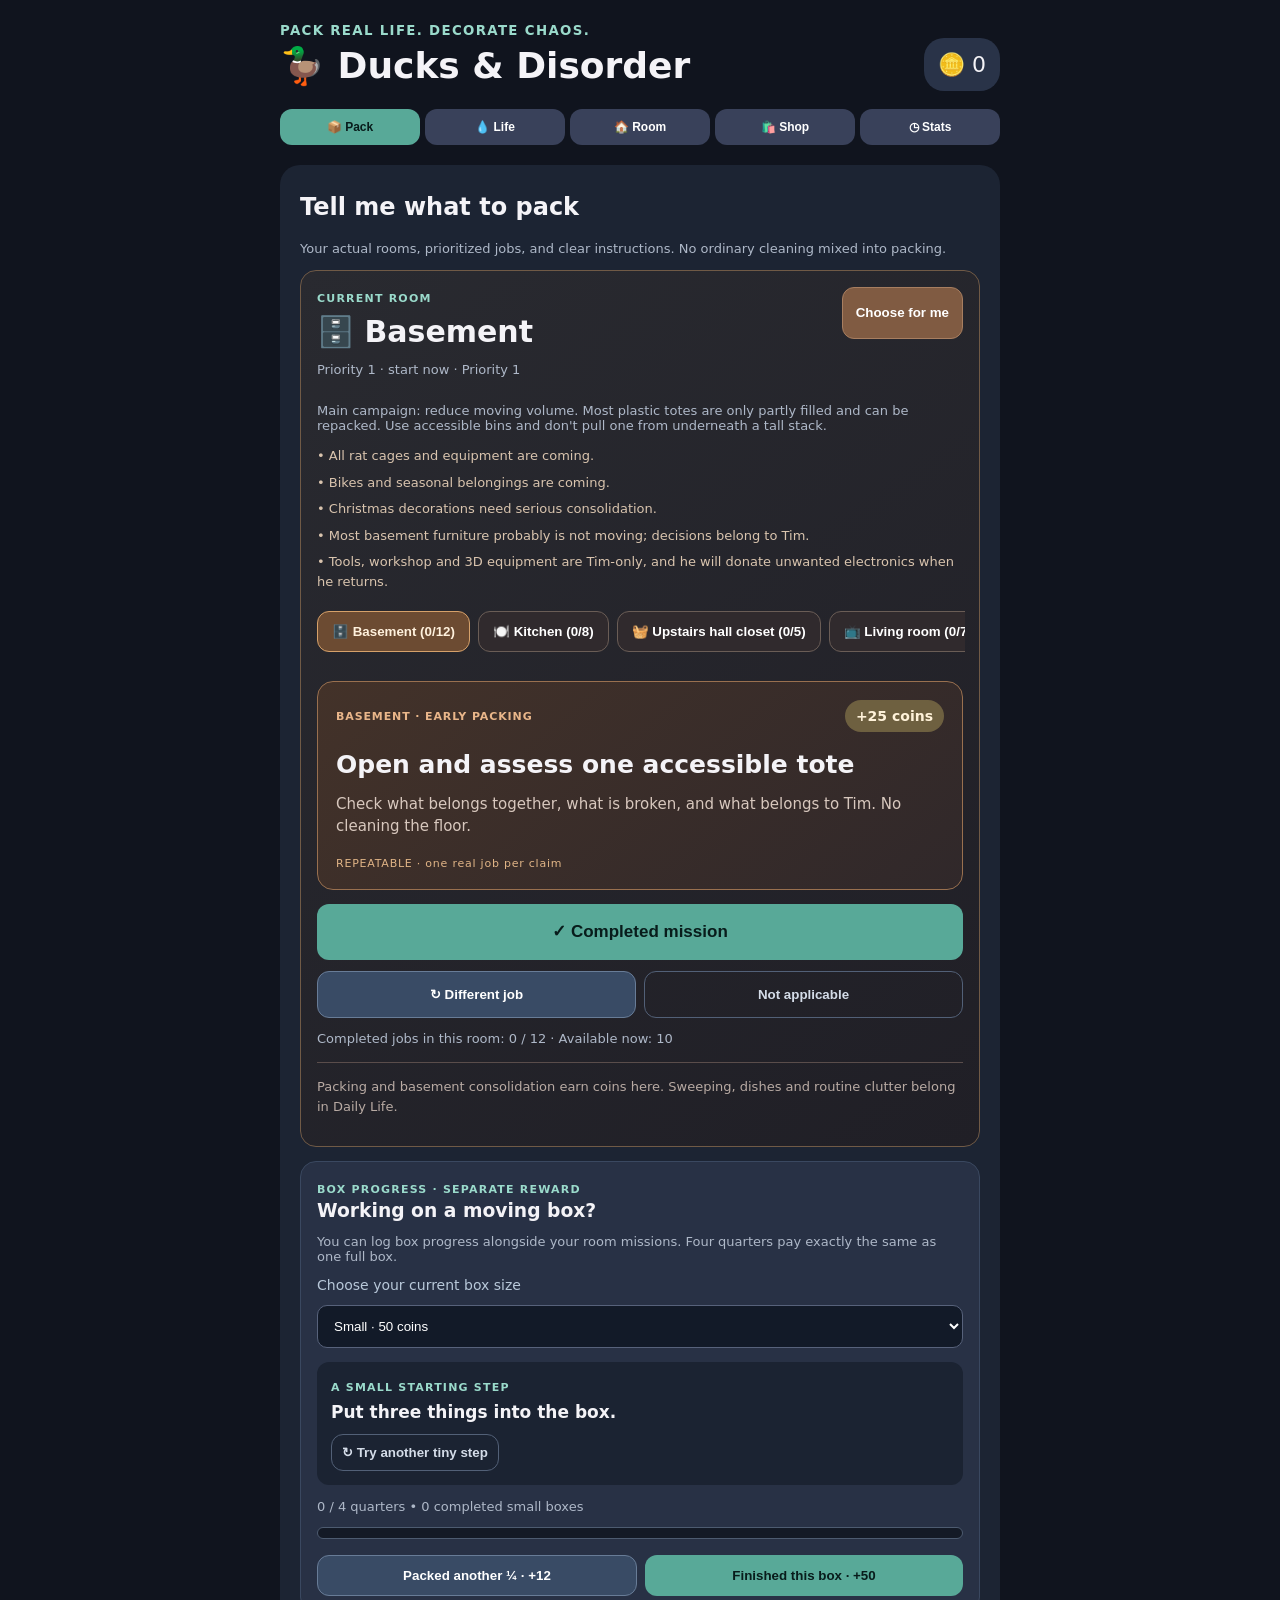
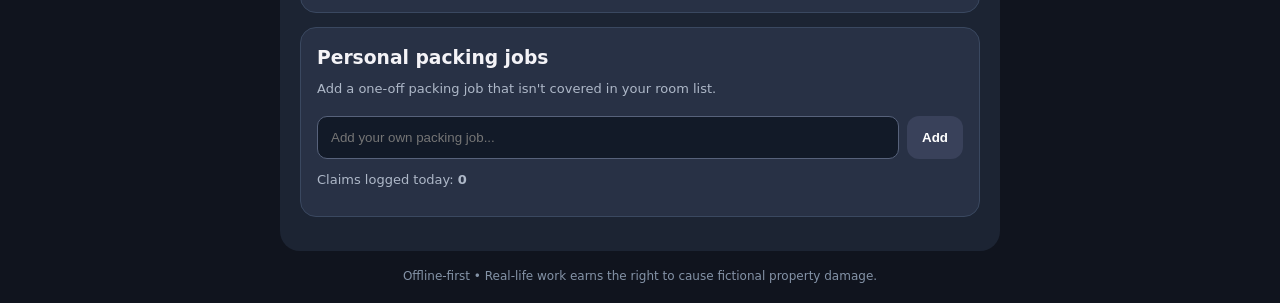
<file: index.html>
<!doctype html>
<html lang="en">
<head>
<meta charset="utf-8">
<meta name="viewport" content="width=device-width,initial-scale=1,viewport-fit=cover">
<meta name="theme-color" content="#141824">
<title>Ducks &amp; Disorder</title>
<link rel="stylesheet" href="styles.css">
</head>
<body>
<main>
  <header>
    <div><small>PACK REAL LIFE. DECORATE CHAOS.</small><h1>🦆 Ducks &amp; Disorder</h1></div>
    <div class="wallet" aria-label="Coin balance">🪙 <span id="coins">0</span></div>
  </header>
  <nav aria-label="Game sections">
    <button data-tab="tasks" class="active">📦 Pack</button>
    <button data-tab="life">💧 Life</button>
    <button data-tab="rooms">🏠 Room</button>
    <button data-tab="shop">🛍️ Shop</button>
    <button data-tab="progress">◷ Stats</button>
  </nav>

  <section id="tasks" class="panel">
    <h2>Tell me what to pack</h2>
    <p class="muted">Your actual rooms, prioritized jobs, and clear instructions. No ordinary cleaning mixed into packing.</p>
    <div class="card mission-card">
      <div class="house-card-top">
        <div>
          <span class="eyebrow">CURRENT ROOM</span>
          <h3 id="houseRoomTitle">🗄️ Basement</h3>
          <p id="houseRoomStatus" class="muted">Priority 1 · start now</p>
        </div>
        <button id="chooseRoomBtn" class="choose-for-me">Choose for me</button>
      </div>
      <p id="houseRoomDetail" class="muted"></p>
      <div id="houseNotes" class="house-notes"></div>
      <div class="house-picker" id="housePicker" role="group" aria-label="Choose a packing room"></div>
      <div class="house-mission">
        <div class="mission-top"><span id="missionRoom" class="eyebrow"></span><span id="missionReward" class="mission-pay"></span></div>
        <h3 id="missionName">Open and assess one accessible tote</h3>
        <p id="missionDetail" class="muted"></p>
        <span id="missionFlag" class="mission-flag"></span>
      </div>
      <button id="houseDoneButton" class="primary wide">✓ Completed mission</button>
      <div class="two-actions">
        <button id="houseSkipBtn" class="outline">↻ Different job</button>
        <button id="houseDismissBtn" class="quiet">Not applicable</button>
      </div>
      <p id="houseMissionNote" class="muted"></p>
      <button id="restoreHiddenBtn" class="quiet small" hidden>Restore hidden jobs in this room</button>
      <p class="packing-boundary">Packing and basement consolidation earn coins here. Sweeping, dishes and routine clutter belong in Daily Life.</p>
    </div>

    <div class="card">
      <span class="eyebrow">BOX PROGRESS · SEPARATE REWARD</span>
      <h3>Working on a moving box?</h3>
      <p class="muted">You can log box progress alongside your room missions. Four quarters pay exactly the same as one full box.</p>
      <label for="boxSize" class="field-label">Choose your current box size</label>
      <div class="box-controls">
        <select id="boxSize" aria-label="Box size">
          <option value="small">Small · 50 coins</option>
          <option value="medium">Medium · 100 coins</option>
          <option value="large">Large · 175 coins</option>
        </select>
      </div>
      <div class="prompt">
        <span class="eyebrow">A SMALL STARTING STEP</span>
        <strong id="packingPrompt">Put three things into the box.</strong>
        <button id="anotherPrompt" class="quiet">↻ Try another tiny step</button>
      </div>
      <div class="packing-progress">
        <p id="boxProgress" class="muted">0 / 4 quarters</p>
        <div class="track"><div id="boxProgressFill" class="fill"></div></div>
      </div>
      <div class="stack">
        <button id="quarterBox" class="outline">Packed another ¼</button>
        <button id="fullBox" class="primary">Finished this box</button>
      </div>
    </div>
    <div class="card secondary-card">
      <h3>Personal packing jobs</h3>
      <p class="muted">Add a one-off packing job that isn't covered in your room list.</p>
      <div id="taskList"></div>
      <form id="customTask">
        <input id="taskName" maxlength="70" placeholder="Add your own packing job..." required aria-label="New packing task">
        <button type="submit">Add</button>
      </form>
      <p class="muted">Claims logged today: <strong id="done">0</strong></p>
    </div>
  </section>

  <section id="life" class="panel hidden">
    <h2>Daily life still happens</h2>
    <p class="muted">Water, food and chores earn coins too. Daily and weekly limits reset automatically. No streak punishment.</p>
    <div id="lifeList"></div>
    <div class="card">
      <h3>Gentle phone reminders</h3>
      <p id="reminderStatus" class="muted">Reminders are off.</p>
      <button id="reminderBtn" class="outline">Turn on gentle reminders</button>
      <p class="muted">Optional, approximate times. Android may delay alerts to save battery.</p>
    </div>
  </section>

  <section id="rooms" class="panel hidden">
    <h2 id="decorRoomHeading">Axel's Office · F-011</h2>
    <div class="decor-room-dropdown">
      <label for="decorRoomSelect">Explore Axel's rooms</label>
      <select id="decorRoomSelect" aria-label="Choose a room to decorate"></select>
    </div>
    <p id="roomCount" class="muted">0 collectibles owned</p>
    <p id="roomIntro" class="muted room-hint">Choose a room to see Mira’s latest purchases. Each room keeps its own hidden decoration spots.</p>
    <div class="office-view-heading"><strong id="officeViewTitle">Desk side</strong><span id="officeViewCount" class="muted">1 of 2 views</span></div>
    <div id="closeupToolbar" class="closeup-toolbar" hidden>
      <span>🔎 Inspecting room</span>
      <button id="closeupExitTop" type="button">✕ Exit close-up</button>
    </div>
    <button id="closeupExitFixed" class="closeup-exit-fixed" type="button" hidden aria-label="Exit enlarged room view">✕ Exit close-up</button>
    <div id="roomViewport" class="room-viewport" tabindex="0" aria-label="Office photo. Swipe left or right or use arrow keys to change views.">
      <div id="room" class="room">
        <img id="officePhoto" class="office-photo" src="axel-office.webp" alt="Axel's actual office: dark wooden walls, executive desk, two monitors, framed portraits, chairs and shelves" draggable="false">
        <div id="placements" class="room-props" aria-label="Items placed in Axel's office"></div>
      </div>
    </div>
    <div class="office-view-nav" aria-label="Office photo views">
      <button id="officePrevView" class="office-view-arrow" type="button" aria-label="Previous office view">‹</button>
      <div id="officeViewDots" class="office-view-dots" role="group" aria-label="Choose office view"></div>
      <button id="officeNextView" class="office-view-arrow" type="button" aria-label="Next office view">›</button>
      <button id="roomZoomBtn" class="office-zoom" type="button" aria-pressed="false">🔎 Look closer</button>
    </div>
    <div id="officePanTools" class="office-pan-tools" hidden>
      <span class="office-pan-help">Drag the image to look around, or use the arrows:</span>
      <div class="office-pan-buttons" role="group" aria-label="Pan enlarged office photo">
        <button id="officePanLeft" type="button" aria-label="Move enlarged photo left">←</button>
        <button id="officePanUp" type="button" aria-label="Move enlarged photo up">↑</button>
        <button id="officePanDown" type="button" aria-label="Move enlarged photo down">↓</button>
        <button id="officePanRight" type="button" aria-label="Move enlarged photo right">→</button>
      </div>
    </div>
    <p id="roomReveal" class="room-reveal" hidden role="status" aria-live="polite"></p>
    <div id="axelReaction" class="axel-reaction" hidden role="status" aria-live="polite">
      <div class="axel-reaction-header">
        <span class="axel-reaction-author">AXEL</span>
        <span class="axel-reaction-subject" id="axelReactionSubject"></span>
      </div>
      <p class="axel-reaction-text" id="axelReactionText"></p>
    </div>
    <p class="muted">Every purchase lands in a secret spot. The room remembers the placement, and Axel remembers the intrusion.</p>
  </section>

  <section id="shop" class="panel hidden">
    <h2>Questionable decisions shop</h2>
    <div class="decor-room-dropdown">
      <label for="shopRoomSelect">Shop for a room</label>
      <select id="shopRoomSelect" aria-label="Choose a room's collectibles"></select>
    </div>
    <p class="muted">Every purchase is permanent. Prices reflect detail, rarity and how much it will annoy Axel.</p>
    <p id="wishlist" class="wishlist" aria-live="polite">☆ Pick an item to save up for.</p>
    <div id="catalog"></div>
  </section>

  <section id="progress" class="panel hidden">
    <h2>Your actual progress</h2>
    <div class="card"><h3>Moving timeline</h3><p class="muted">Early packing is the default. Unlock later tasks only when you are ready, keeping the family’s everyday essentials available.</p><div class="phase-picker" id="phasePicker"></div><p class="muted" id="phaseNote"></p><div class="stats" style="margin-top:12px"><div class="stat"><strong id="roomMissionsDone">0</strong><span>Unique packing jobs tried</span></div><div class="stat"><strong id="freedBins">0</strong><span>Empty totes freed</span></div></div></div>
    <p class="muted">Every little bit counts. Miss a day? Nothing gets taken away.</p>
    <div class="stats">
      <div class="stat"><strong id="statBoxes">0</strong><span>Boxes packed</span></div>
      <div class="stat"><strong id="statToday">0</strong><span>Boxes today</span></div>
      <div class="stat"><strong id="statEarned">0</strong><span>Total coins earned</span></div>
      <div class="stat"><strong id="statCollected">0</strong><span>Collected items</span></div>
    </div>
    <div class="card">
      <h3>Box totals</h3>
      <p id="boxTotals" class="muted">Small: 0 • Medium: 0 • Large: 0</p>
    </div>
    <div class="card">
      <h3>Recent wins</h3>
      <div id="recent"></div>
    </div>
    <div class="card">
      <h3>Keep your progress safe</h3>
      <p class="muted">Your coins and purchases are stored on this phone. Export a backup before uninstalling or clearing app data.</p>
      <button id="backupBtn" class="outline">Share / copy backup</button>
      <textarea id="backupText" hidden readonly aria-label="Backup text"></textarea>
      <button id="restoreToggle" class="quiet">Restore a backup</button>
      <div id="restorePanel" hidden>
        <textarea id="restoreInput" placeholder="Paste your saved backup code here" aria-label="Backup code"></textarea>
        <button id="restoreBtn">Restore saved progress</button>
      </div>
    </div>
  </section>

  <footer>Offline-first • Real-life work earns the right to cause fictional property damage.</footer>
</main>
<div id="toast" class="toast" hidden role="status" aria-live="polite"></div>
<script src="data.js"></script>
<script src="kitchen-data.js"></script>
<script src="dining-data.js"></script>
<script src="packing-rooms.js"></script>
<script src="room-layout.js"></script>
<script src="office-placement.js"></script>
<script src="kitchen-placement.js"></script>
<script src="dining-placement.js"></script>
<script src="axel-reactions.js"></script>
<script src="app.js"></script>
</body>
</html>
</file>
<file: styles.css>
:root{font-family:system-ui,-apple-system,sans-serif;color:#f4f3f7;background:#10141e}*{box-sizing:border-box}body{margin:0}main{max-width:760px;margin:auto;padding:20px}header{display:flex;justify-content:space-between;align-items:center;gap:12px}small{color:#9adacb;font-weight:800;letter-spacing:.1em}h1{font-size:clamp(24px,6vw,36px);margin:6px 0 22px}h2{margin-top:8px}.wallet{background:#293348;border-radius:20px;padding:14px;font-size:22px;white-space:nowrap}nav{display:flex;gap:8px;margin-bottom:20px}button{border:0;border-radius:12px;padding:12px 15px;background:#39415a;color:white;font-weight:700;cursor:pointer}nav button{flex:1}button.active,button.primary{background:#58a998;color:#081c1b}button:disabled{opacity:.45;cursor:default}.panel{background:#1c2433;padding:20px;border-radius:20px;min-height:330px}.hidden{display:none}.item{display:flex;align-items:center;justify-content:space-between;gap:12px;background:#293247;border-radius:13px;padding:13px;margin:10px 0}.item strong{display:block}.item small{display:block;margin-top:5px;color:#b3c3d4;letter-spacing:normal}.item button{flex-shrink:0}input{min-width:0;flex:1;border:1px solid #57627b;background:#121a28;color:white;border-radius:10px;padding:13px}form{display:flex;gap:8px;margin-top:20px}.muted{color:#aeb8c8;font-size:13px}.room{aspect-ratio:16/9;background:linear-gradient(#5b626b 0 67%,#292b35 67%);border:2px solid #495269;border-radius:10px;position:relative;overflow:hidden;background-size:cover;background-position:center}.room-label{position:absolute;top:12px;left:12px;font-size:12px;opacity:.8}.desk{position:absolute;left:25%;top:55%;width:50%;height:20%;background:#171a21;border-radius:8px;box-shadow:0 14px 0 #777d88}#placements{position:absolute;inset:0}.prop{position:absolute;transform:translate(-50%,-100%);font-size:clamp(22px,4vw,45px);filter:drop-shadow(2px 4px 3px #0009)}footer{text-align:center;color:#8493a7;font-size:12px;margin-top:18px}@media(max-width:460px){main{padding:12px}.panel{padding:13px}.item{padding:10px}.item button{padding:10px}}
.box-controls{display:flex;gap:8px;flex-wrap:wrap;margin:12px 0}.box-controls select{flex:1;min-width:130px;background:#121a28;color:#fff;border:1px solid #57627b;border-radius:10px;padding:12px}.box-controls button{flex:1;min-width:105px}

.shop-actions{display:flex;gap:6px;flex-wrap:wrap;justify-content:flex-end}.shop-actions button{padding:10px}.wishlist{padding:12px;border:1px solid #58667a;border-radius:12px;color:#f5e2a4;background:#273246}

/* Daily life and progress, mobile-first */
[hidden]{display:none!important}
nav{gap:5px;overflow-x:auto;scrollbar-width:none}
nav button{min-width:0;padding:11px 4px;font-size:12px;white-space:nowrap}
.card{padding:16px;background:#283145;border:1px solid #3a4860;border-radius:16px;margin:14px 0}
.card h3{margin:3px 0 12px}
.field-label{display:block;font-size:14px;color:#b8c8d9;margin:8px 0}
.eyebrow{font-size:11px;letter-spacing:.11em;color:#9adacb;font-weight:800}
.prompt{background:#1b2332;border-radius:12px;padding:14px;margin:14px 0}
.prompt strong{display:block;font-size:17px;margin:7px 0 12px}
button.quiet{background:transparent;border:1px solid #526077;color:#d4dce8;padding:10px}
button.outline{background:#394b65;color:white;border:1px solid #687c97}
button.primary{background:#58a998;color:#081c1b}
.track{height:12px;background:#141a26;border:1px solid #4d5b70;border-radius:20px;overflow:hidden;margin:6px 0 16px}
.fill{height:100%;width:0;background:#7fcdbd;transition:width .2s ease}
.stack{display:flex;gap:8px;flex-wrap:wrap}
.stack button{flex:1;min-width:165px}
.life-copy{min-width:0}
.life-copy .muted{display:block;margin-top:5px}
.routine-done{opacity:.68}
.routine-done button{background:#435267}
.stats{display:grid;grid-template-columns:repeat(2,minmax(0,1fr));gap:10px}
.stat{padding:15px;background:#283145;border-radius:14px;text-align:center}
.stat strong{font-size:24px;display:block;color:#a0e2d6}
.stat span{font-size:12px;color:#c3cbd7}
.recent-row{display:flex;justify-content:space-between;gap:10px;padding:10px 0;border-bottom:1px solid #3c4860}
.recent-row strong{color:#a0e2d6;white-space:nowrap}
textarea{display:block;width:100%;min-height:120px;background:#121a28;color:white;border:1px solid #57627b;border-radius:10px;padding:12px;margin:12px 0;overflow-wrap:anywhere}
#restorePanel{margin-top:10px}
#backupBtn,#restoreToggle,#reminderBtn{margin:6px 6px 6px 0}
.toast{position:fixed;bottom:20px;left:50%;transform:translateX(-50%);width:min(92vw,460px);padding:14px 18px;border:1px solid #80c9b8;border-radius:14px;background:#253e3a;color:white;text-align:center;z-index:15;box-shadow:0 4px 20px #0008}
@media(max-width:460px){main{padding:12px}.panel{padding:13px}.item{padding:10px}.item button{padding:10px}header h1{font-size:23px}.wallet{font-size:16px;padding:11px}nav button{font-size:11px;padding:11px 3px}.stack button{min-width:125px}.card{padding:12px}}

/* Real room packing director, ported from user's original house plan. */
.mission-card{background:linear-gradient(145deg,#292a30,#201f26);border-color:#705a46}
.house-card-top{display:flex;align-items:flex-start;justify-content:space-between;gap:12px}
.house-card-top h3{font-size:clamp(22px,4.4vw,30px);margin:8px 0 5px;line-height:1.18}
.choose-for-me{background:#805b42;border:1px solid #a77e60;white-space:nowrap;padding:14px 13px;min-height:52px}
.house-notes{color:#d9c4ae;font-size:13px;line-height:1.5}
.house-note{margin:7px 0}
.house-picker{display:flex;gap:8px;overflow-x:auto;margin:16px -2px;padding:4px 2px 13px;scrollbar-width:thin;scrollbar-color:#8a6856 transparent}
.house-picker button{white-space:nowrap;flex:none;border:1px solid #6a5d56;background:#302a2d;padding:12px 14px}
.house-picker button.selected{background:#6c4b32;border-color:#d6a16a;color:#fff1dd}
.house-mission{background:linear-gradient(140deg,#433229,#30282a);border:1px solid #99704f;padding:18px;border-radius:16px;margin:12px 0 14px}
.house-mission h3{font-size:clamp(19px,5vw,25px);line-height:1.25;margin:17px 0 12px}
.house-mission p{font-size:15px;line-height:1.5;margin:0 0 14px;color:#d8c8be}
.mission-top{display:flex;gap:12px;align-items:center;justify-content:space-between}
.mission-top .eyebrow{color:#e9b68a;letter-spacing:.08em}
.mission-pay{border-radius:30px;white-space:nowrap;background:#6e6040;padding:8px 11px;color:#fff2d9;font-weight:800;font-size:14px}
.mission-flag{font-size:11px;letter-spacing:.07em;color:#e0b486}
.wide{width:100%;min-height:56px;font-size:17px}
.two-actions{display:grid;grid-template-columns:1fr 1fr;gap:8px;margin:11px 0}
.two-actions button{min-width:0;min-height:47px}
.packing-boundary{font-size:13px;color:#b8aaa3;line-height:1.55;padding-top:14px;border-top:1px solid #5a4d4b;margin-top:16px}
.phase-picker{display:flex;flex-wrap:wrap;gap:8px}
.phase-picker button{flex:1;min-width:95px;background:#343c50;border:1px solid #5e6881;padding:10px}
.phase-picker button.selected{background:#6d4e35;color:#fff1e6;border-color:#c18c60}
#restoreHiddenBtn{margin:0 0 6px}
@media(max-width:440px){.choose-for-me{font-size:13px;padding:12px 10px}.house-mission{padding:14px}.house-card-top h3{font-size:23px}.house-picker button{font-size:13px}}

/* Original House Flipper 2 screenshot with secret purchased-item placements. */
.room{background:#14151b;border:2px solid #62546e;box-shadow:0 12px 35px #0007;isolation:isolate}
.office-photo{display:block;position:absolute;inset:0;width:100%;height:100%;object-fit:fill;user-select:none;-webkit-user-drag:none;pointer-events:none}
.room-props{position:absolute;inset:0;pointer-events:none}
.room .prop{pointer-events:auto;display:inline-flex;align-items:center;justify-content:center;position:absolute;line-height:1;transform:translate(-50%,-88%);font-size:clamp(19px,3.5vw,45px);text-shadow:0 2px 3px #000d,0 0 4px #000b;filter:drop-shadow(0 4px 3px #000b);cursor:pointer;touch-action:manipulation;z-index:2}
.room .prop-wall{transform:translate(-50%,-50%);font-size:clamp(20px,3vw,43px)}
.room .prop-shelf,.room .prop-counter,.room .prop-cabinet{font-size:clamp(17px,2.7vw,37px)}
.room .prop-floor,.room .prop-chair{font-size:clamp(23px,4vw,55px)}
.room .prop-arrival{z-index:5;animation:office-item-arrival 900ms cubic-bezier(.18,1.2,.25,1) both}
.room .prop-arrival::after{content:'✦';position:absolute;top:-11px;right:-8px;color:#f8cc60;text-shadow:0 0 10px #e78bdb;font-size:15px;animation:office-sparkle 1.5s ease-in-out infinite}
@keyframes office-item-arrival{0%{opacity:0;scale:.2;filter:drop-shadow(0 0 20px #fe8ef7)}50%{opacity:1;scale:1.5;filter:drop-shadow(0 0 12px #e76cff)}100%{opacity:1;scale:1;filter:drop-shadow(0 4px 3px #000a)}}
@keyframes office-sparkle{0%,100%{opacity:.4;scale:.8}50%{opacity:1;scale:1.3}}
.room-hint{margin:3px 0 12px}
.room-reveal{margin:12px 0;font-weight:700;color:#e8b7f9;font-size:14px}
.room-viewport{max-width:100%;overflow-x:auto;border-radius:12px;overscroll-behavior-x:contain}
.room-viewport .room{width:100%;max-width:100%}
.room-viewport .room.zoomed{width:850px;max-width:none}
.room-tools{display:flex;justify-content:flex-end;margin:8px 0}
.room-tools button{background:#373348;border:1px solid #685579;padding:9px 12px;font-size:13px}
@media(prefers-reduced-motion:reduce){.room .prop-arrival,.room .prop-arrival::after{animation:none}}

/* Each shop item and room placement now uses its actual offline PNG asset,
   not platform emoji. All assets have a transparent background. */
.shop-item{gap:9px;min-height:75px}
.shop-info{display:flex;align-items:center;gap:10px;min-width:0;flex:1}
.shop-copy{min-width:0;flex:1}
.shop-copy strong{line-height:1.24;font-size:14px}
.shop-copy small{font-size:11px;line-height:1.4}
.shop-thumb{width:63px;height:63px;object-fit:contain;flex:none;border-radius:11px;background:radial-gradient(circle,#4b4863 0,#25293c 76%);padding:4px;filter:drop-shadow(0 2px 2px #0008)}
.room .prop{box-sizing:content-box;height:auto;min-width:16px;min-height:14px;max-width:32%;border:0;display:block;background:none;text-align:center;transform:translate(-50%,-87%);font-size:0}
.room .prop-wall{transform:translate(-50%,-50%)}
.room .prop-art{display:block;width:100%;height:auto;object-fit:contain;filter:drop-shadow(1px 3px 2px #000b);-webkit-user-drag:none;user-select:none}
.room .prop-arrival{animation:office-item-arrival 900ms cubic-bezier(.18,1.2,.25,1) both}
.room .prop-arrival::after{content:'✦';position:absolute;top:-10px;right:-6px;color:#fcd968;font-size:13px;text-shadow:0 0 10px #e58ffc;pointer-events:none}
@media(max-width:460px){.shop-thumb{width:46px;height:48px}.shop-item .shop-actions{gap:4px}.shop-item .shop-actions button{font-size:11px;padding:8px}}

/* Axel's increasingly unamused commentary, immediately below the real office photo. */
.axel-reaction{margin:14px 0 12px;padding:15px 18px 16px;border-radius:15px;background:linear-gradient(125deg,#191e2c 0%,#282232 100%);border:1px solid #65506d;border-left:4px solid #b78bd0;box-shadow:0 5px 18px #0003}
.axel-reaction-header{display:flex;justify-content:space-between;align-items:center;gap:10px;margin-bottom:10px}
.axel-reaction-author{font-size:12px;letter-spacing:.19em;font-weight:900;color:#e5c7f4}
.axel-reaction-subject{font-size:11px;text-align:right;color:#b7aabe;white-space:nowrap;overflow:hidden;text-overflow:ellipsis;max-width:72%;letter-spacing:.03em}
.axel-reaction-text{margin:0;font-size:clamp(15px,3.8vw,18px);font-weight:500;line-height:1.6;color:#f2e9f5;font-style:italic}
.axel-reaction-text::before{content:'“';color:#cf9bdf;font-weight:900;font-size:22px;margin-right:3px}
.axel-reaction-text::after{content:'”';color:#cf9bdf;font-weight:900;font-size:22px;margin-left:3px}
.axel-reaction-new{animation:axel-reaction-appears 550ms ease-out both}
@keyframes axel-reaction-appears{from{opacity:0;transform:translateY(12px)}to{opacity:1;transform:translateY(0)}}
@media(prefers-reduced-motion:reduce){.axel-reaction-new{animation:none}}
@media(max-width:460px){.axel-reaction{padding:13px 14px}.axel-reaction-subject{max-width:68%}}

/* A single F-011 room can contain many photographic views. The gallery
   never displays unpurchased placement positions. */
.office-view-heading{display:flex;align-items:baseline;justify-content:space-between;gap:12px;margin:12px 0 8px}
.office-view-heading strong{font-size:15px;color:#e8d6f3}
.office-view-heading .muted{font-size:12px}
.office-view-nav{display:flex;align-items:center;justify-content:space-between;gap:8px;padding:12px 1px 5px;min-height:56px}
.office-view-arrow{display:flex;align-items:center;justify-content:center;flex:none;min-width:48px;min-height:45px;background:#35304a;border:1px solid #726080;font-size:27px;line-height:1;border-radius:13px}
.office-view-dots{display:flex;justify-content:center;gap:7px;align-items:center;flex:1;min-width:30px}
.office-view-dots .office-dot{border:1px solid #827392;width:27px;height:27px;min-width:27px;padding:0;font-size:15px;line-height:1;background:#303146;color:#76758b;border-radius:50%}
.office-view-dots .office-dot.active{color:#ffc779;background:#6b456b;border-color:#d4a0da}
.office-zoom{font-size:12px;white-space:nowrap;flex:none;min-height:42px;background:#373348;border:1px solid #685579;padding:9px 10px}
.room-viewport{touch-action:pan-y pinch-zoom;overscroll-behavior-x:contain}
.room-viewport:focus-visible{outline:2px solid #ac8dcb;outline-offset:3px}
@media(max-width:460px){.office-view-nav{gap:5px}.office-view-arrow{min-width:43px}.office-view-dots{gap:3px}.office-zoom{font-size:11px;padding:8px 7px}.office-view-dots .office-dot{width:25px;height:25px;min-width:25px}}

/* ZOOM INSPECTION FIX (Android WebView).
   Non-zoomed: horizontal swipe switches office photographs, vertical swipe
   scrolls the page. Zoomed: viewport itself scrolls in BOTH directions.
   Previous pan-y touch-action prevented the WebView from moving sideways. */
.room-viewport:not(.zoomed){
  overflow:hidden;
  touch-action:pan-y pinch-zoom;
}
.room-viewport.zoomed{
  height:min(52vh,410px);
  max-height:410px;
  overflow-x:auto;
  overflow-y:auto;
  touch-action:pan-x pan-y;
  -webkit-overflow-scrolling:touch;
  overscroll-behavior:contain;
  scrollbar-width:thin;
  scrollbar-color:#a58aba #242332;
  border:1px solid #75617b;
  background:#171823;
}
.room-viewport.zoomed .room{
  width:max(960px,280%)!important;
  max-width:none!important;
  height:auto!important;
  aspect-ratio:16/9;
}
.office-pan-tools{
  display:flex;
  flex-wrap:wrap;
  justify-content:space-between;
  align-items:center;
  gap:8px 12px;
  padding:11px 0 8px;
}
.office-pan-help{
  font-size:12px;
  line-height:1.35;
  color:#d2bddc;
}
.office-pan-buttons{
  display:flex;
  gap:6px;
}
.office-pan-buttons button{
  background:#3f3550;
  border:1px solid #87719d;
  min-width:40px;
  min-height:39px;
  padding:8px 10px;
  font-size:18px;
}
.office-pan-tools[hidden]{display:none!important}

/* Two actual decoration destinations share the coin wallet but not clutter. */
.decor-room-picker{display:flex;flex-wrap:wrap;gap:8px;margin:9px 0 15px}
.decor-room-picker button{flex:1;min-width:125px;padding:12px 9px;border:1px solid #566077;background:#2d3448;color:#e0e7f4;font-size:13px}
.decor-room-picker button.selected{background:#615077;border-color:#c99ee3;color:#fff;font-weight:850}
#officePrevView:disabled,#officeNextView:disabled{opacity:.25}
.room .prop-fridge{transform:translate(-50%,-50%)}

/* Close-up escape must remain reachable on a small phone even when the
   magnified image is much larger than the screen. Hidden controls never block
   taps in normal mode. */
.closeup-toolbar {
  display:flex;
  align-items:center;
  justify-content:space-between;
  gap:12px;
  margin:8px 0 10px;
  padding:9px 10px;
  border:1px solid #9570ad;
  border-radius:12px;
  background:#2c253c;
}
.closeup-toolbar span{color:#f0dff8;font-size:13px;font-weight:700}
.closeup-toolbar button,.closeup-exit-fixed{
  background:#704a75;
  border:1px solid #c7a1db;
  color:#fff;
  padding:10px 12px;
  border-radius:11px;
  min-height:46px;
  font-size:14px;
  white-space:nowrap;
}
.closeup-toolbar[hidden],.closeup-exit-fixed[hidden]{display:none!important}
.closeup-exit-fixed{
  display:block;
  position:fixed!important;
  top:calc(env(safe-area-inset-top, 0px) + 70px);
  right:12px;
  z-index:9999!important;
  box-shadow:0 4px 18px #000b;
  opacity:.97;
  touch-action:manipulation;
}

/* Compact future-proof room chooser: one dropdown, however many rooms we add. */
.decor-room-dropdown{margin:12px 0 16px;display:flex;flex-direction:column;gap:7px}
.decor-room-dropdown label{font-weight:750;font-size:13px;letter-spacing:.035em;color:#d4c5e5}
.decor-room-dropdown select{
  display:block;width:100%;max-width:100%;min-height:51px;
  border:1px solid #7b6997;border-radius:13px;
  background:#36344e;color:#f7f0ff;
  padding:11px 16px;font:inherit;font-size:16px;font-weight:650;
  color-scheme:dark;touch-action:manipulation;
}
.decor-room-dropdown select:focus-visible{outline:2px solid #d0a4e8;outline-offset:2px}
</file>
